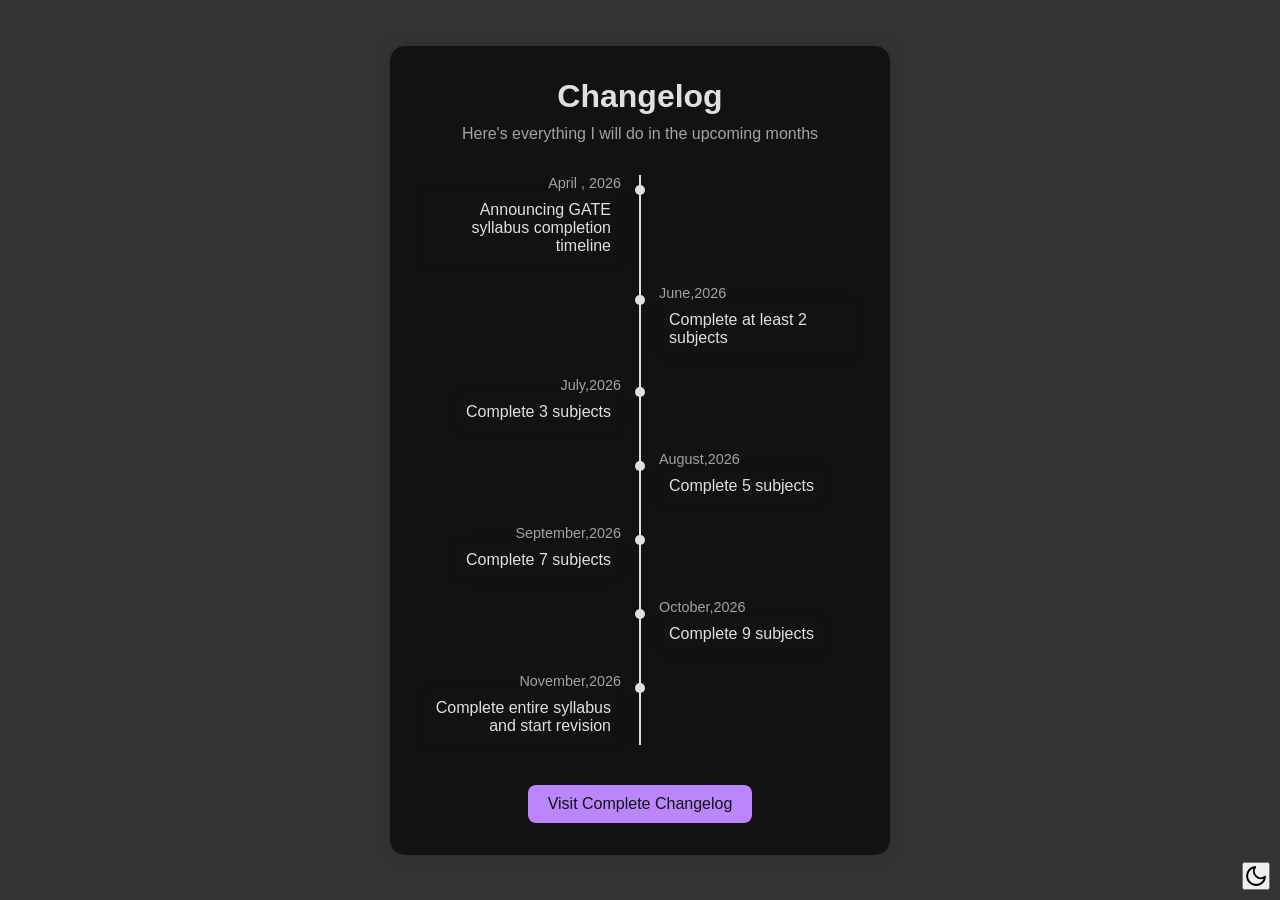
<file: Changelog-Component/index.html>
<!DOCTYPE html>
<html lang="en">
<head>
    <meta charset="UTF-8">
    <meta name="viewport" content="width=device-width, initial-scale=1.0">
    <title>Changelog Component</title>
    <link rel="stylesheet" href="style.css">
</head>
<body>
    <div class="changelog-container">
        <h1>Changelog</h1>
        <p>Here's everything I will do in the upcoming months</p>

        <div class="timeline">
            <div class="timeline-item">
                <div class="timeline-date"> April , 2026</div>
                <div class="timeline-content">Announcing GATE syllabus completion timeline</div>
            </div>

            <div class="timeline-item">
                <div class="timeline-date">June,2026</div>
                <div class="timeline-content">Complete at least 2 subjects</div>
            </div>

            <div class="timeline-item">
                <div class="timeline-date">July,2026</div>
                <div class="timeline-content">Complete 3 subjects</div>
            </div>

            <div class="timeline-item">
                <div class="timeline-date">August,2026</div>
                <div class="timeline-content">Complete 5 subjects</div>
            </div>

            <div class="timeline-item">
                <div class="timeline-date">September,2026</div>
                <div class="timeline-content">Complete 7 subjects</div>
            </div>

            <div class="timeline-item">
                <div class="timeline-date">October,2026</div>
                <div class="timeline-content">Complete 9 subjects</div>
            </div>

            <div class="timeline-item">
                <div class="timeline-date">November,2026</div>
                <div class="timeline-content">Complete entire syllabus and start revision</div>
            </div>
        </div>
        <a href="#" class="button">Visit Complete Changelog</a>
    </div>
    <script src="script.js"></script>
</body>
</html>
</file>
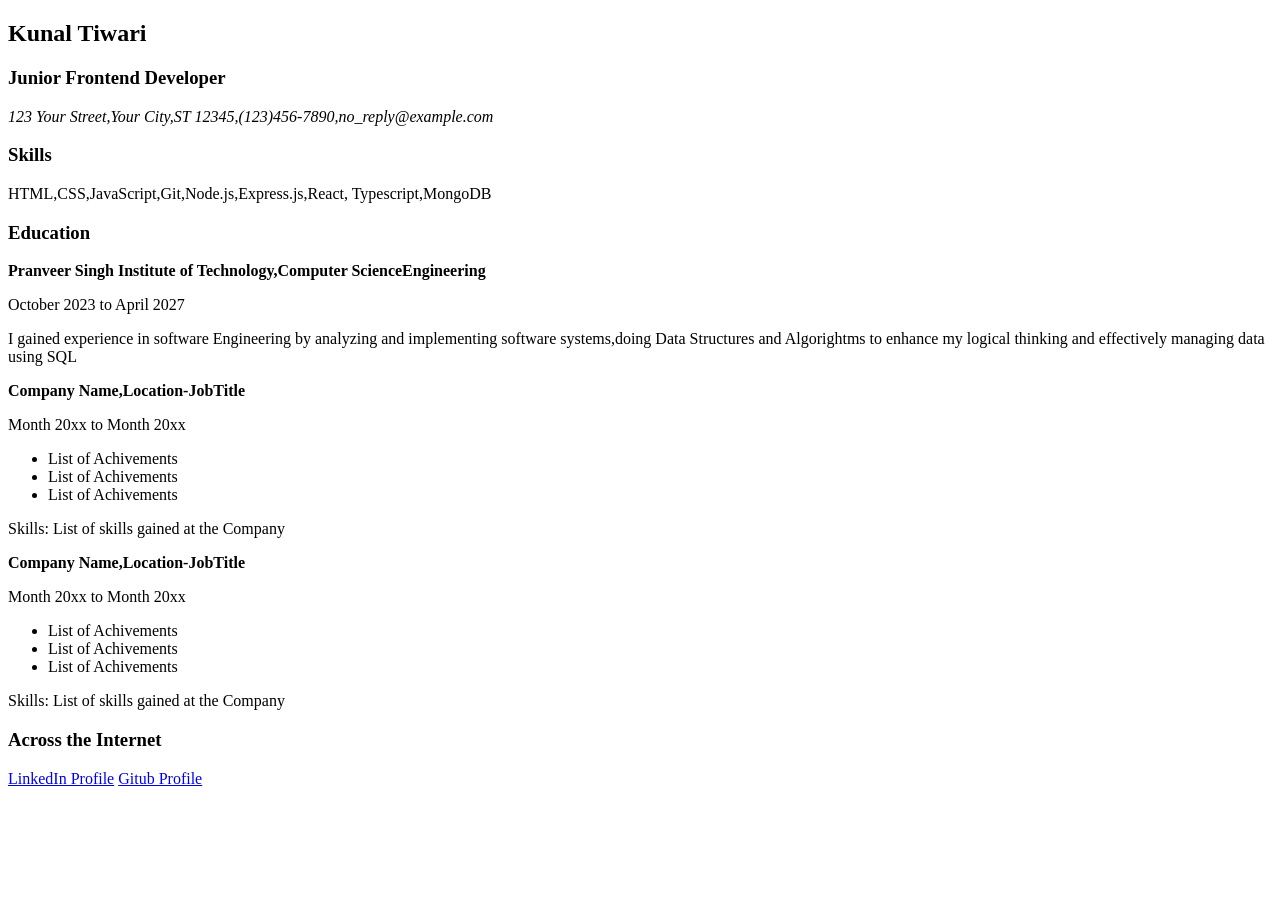
<file: SinglePageCV/index.html>
<!doctype html>
<html lang="en">
  <head>
    <meta charset="UTF-8" />
    <meta name="viewport" content="width=device-width, initial-scale=1.0" />
    <title>Kunal Tiwari - Single Page CV</title>
    <meta
      name="description"
      content="Single Page CV of Kunal Tiwari, a Software Engineer."
    />
    <meta
      name="keywords"
      content="FullStack Developer, HTML, CSS,JS,Node.js,Express.js"
    />
    <meta name="author" content="Kunal Tiwari" />

    <meta property="og:title" content="Kunal Tiwari - Software Engineer" />
    <meta
      property="og:description"
      content="Single Page CV of Kunal Tiwari , a Software Engineer"
    />
    <meta
      property="og:image"
      content="https://www.geeksforgeeks.org/blogs/software-developer-salary-skills-and-future-career/"
    />
    <meta property="og:type" content="website" />
    <meta property="og:url" content="#" />
  </head>
  <body>
    <header>
      <section class="Personal_Info">
        <h2>Kunal Tiwari</h2>
        <h3>Junior Frontend Developer</h3>
        <section class="address">
          <address>
            123 Your Street,Your City,ST
            12345,(123)456-7890,no_reply@example.com
          </address>
        </section>
      </section>
    </header>
    <section class="skills_section">
      <h3 class="section_title">Skills</h3>
      <p>
        HTML,CSS,JavaScript,Git,Node.js,Express.js,React, Typescript,MongoDB
      </p>
    </section>

    <section class="education_section">
      <h3 class="section_title">Education</h3>
      <b>Pranveer Singh Institute of Technology,Computer ScienceEngineering</b>
      <p>October 2023 to April 2027</p>
      <p>
        I gained experience in software Engineering by analyzing and
        implementing software systems,doing Data Structures and Algorightms to
        enhance my logical thinking and effectively managing data using SQL
      </p>
    </section>

    <section class="Experience_section">
      <div class="Exp_01">
        <b>Company Name,Location-JobTitle</b>
        <p>Month 20xx to Month 20xx</p>
        <ul class="Achivements">
          <li>List of Achivements</li>
          <li>List of Achivements</li>
          <li>List of Achivements</li>
        </ul>
        <p>Skills: List of skills gained at the Company</p>
      </div>
      <div class="Exp_02">
        <b>Company Name,Location-JobTitle</b>
        <p>Month 20xx to Month 20xx</p>
        <ul class="Achivements">
          <li>List of Achivements</li>
          <li>List of Achivements</li>
          <li>List of Achivements</li>
        </ul>
        <p>Skills: List of skills gained at the Company</p>
      </div>
    </section>
    <footer>
      <section class="Contact_me">
        <h3 class="section_title">Across the Internet</h3>
        <a href="https://www.linkedin.com/in/kunaltiwari-/">LinkedIn Profile</a>
        <a href="https://github.com/KunalTiwari-git">Gitub Profile</a>
      </section>
    </footer>
  </body>
</html>
</file>
<file: Changelog-Component/style.css>
:root {
  --background-color: #fff;
  --text-color: #000;
  --text-accent-color: #666;
  --accent-color: #007acc;
  --accent-hover-color: #005bb5;
  --accent-active-color: #003f87;
  --border-color: #e0e0e0;
}

[data-theme='dark'] {
  --background-color: #121212;
  --text-color: #e0e0e0;
  --text-accent-color: #a3a3a3;
  --accent-color: #bb86fc;
  --accent-hover-color: #9f63d6;
  --accent-active-color: #7e3eb0;
  --border-color: #333;
}

* {
  margin: 0;
  padding: 0;
  box-sizing: border-box;
}

body {
  font-family: Arial, sans-serif;
  display: flex;
  justify-content: center;
  align-items: center;
  min-height: 100vh;
  background-color: var(--border-color);
  color: var(--text-color);
}

.changelog-container {
  background-color: var(--background-color);
  padding: 2rem;
  border-radius: 15px;
  max-width: 500px;
  width: 100%;
  box-shadow: 0 0 15px rgba(0, 0, 0, 0.1);
  text-align: center;
}

.changelog-container h1 {
  font-size: 2rem;
  margin-bottom: 10px;
}

.changelog-container p {
  font-size: 1rem;
  color: var(--text-accent-color);
  margin-bottom: 2rem;
}

.timeline {
  position: relative;
  margin: 20px 0;
  padding: 0;
}

.timeline:before {
  content: '';
  position: absolute;
  width: 2px;
  background-color: var(--text-color);
  top: 0;
  bottom: 0;
  left: 50%;
  margin-left: -1px;
}

.timeline-item {
  margin-bottom: 20px;
  position: relative;
  width: calc(50% + 1px);
  padding-right: 20px;
  text-align: right;
}

.timeline-item .timeline-date {
  font-size: 0.9rem;
  color: var(--text-accent-color);
}

.timeline-item .timeline-content {
  font-size: 1rem;
  background-color: var(--background-color);
  border-radius: 8px;
  padding: 10px;
  box-shadow: 0 0 10px rgba(0, 0, 0, 0.05);
  display: inline-block;
}

.timeline-item:nth-child(even) {
  left: calc(50% - 1px);
  text-align: left;
  padding-left: 20px;
  padding-right: 0;
}

.timeline-item:nth-child(even) .timeline-content {
  margin-left: 0;
}

.timeline-item:before {
  content: '';
  position: absolute;
  width: 10px;
  height: 10px;
  right: -4px;
  background-color: var(--text-color);
  border-radius: 50%;
  top: 10px;
}

.timeline-item:nth-child(even):before {
  left: -4px;
  right: auto;
}

.button {
  display: inline-block;
  background-color: var(--accent-color);
  color: var(--background-color);
  padding: 10px 20px;
  text-decoration: none;
  border-radius: 8px;
  margin-top: 20px;
}

.button:hover {
  background-color: var(--accent-hover-color);
}

@media (max-width: 600px) {
  .timeline-item {
    width: 100%;
    text-align: left;
    padding-left: 20px;
  }

  .timeline-item:nth-child(even) {
    left: 0;
    padding-left: 20px;
  }

  .timeline:before {
    left: 10px;
  }

  .timeline-item:before {
    left: 5px;
  }

  .timeline-item:nth-child(even):before {
    left: 5px;
  }
}
</file>
